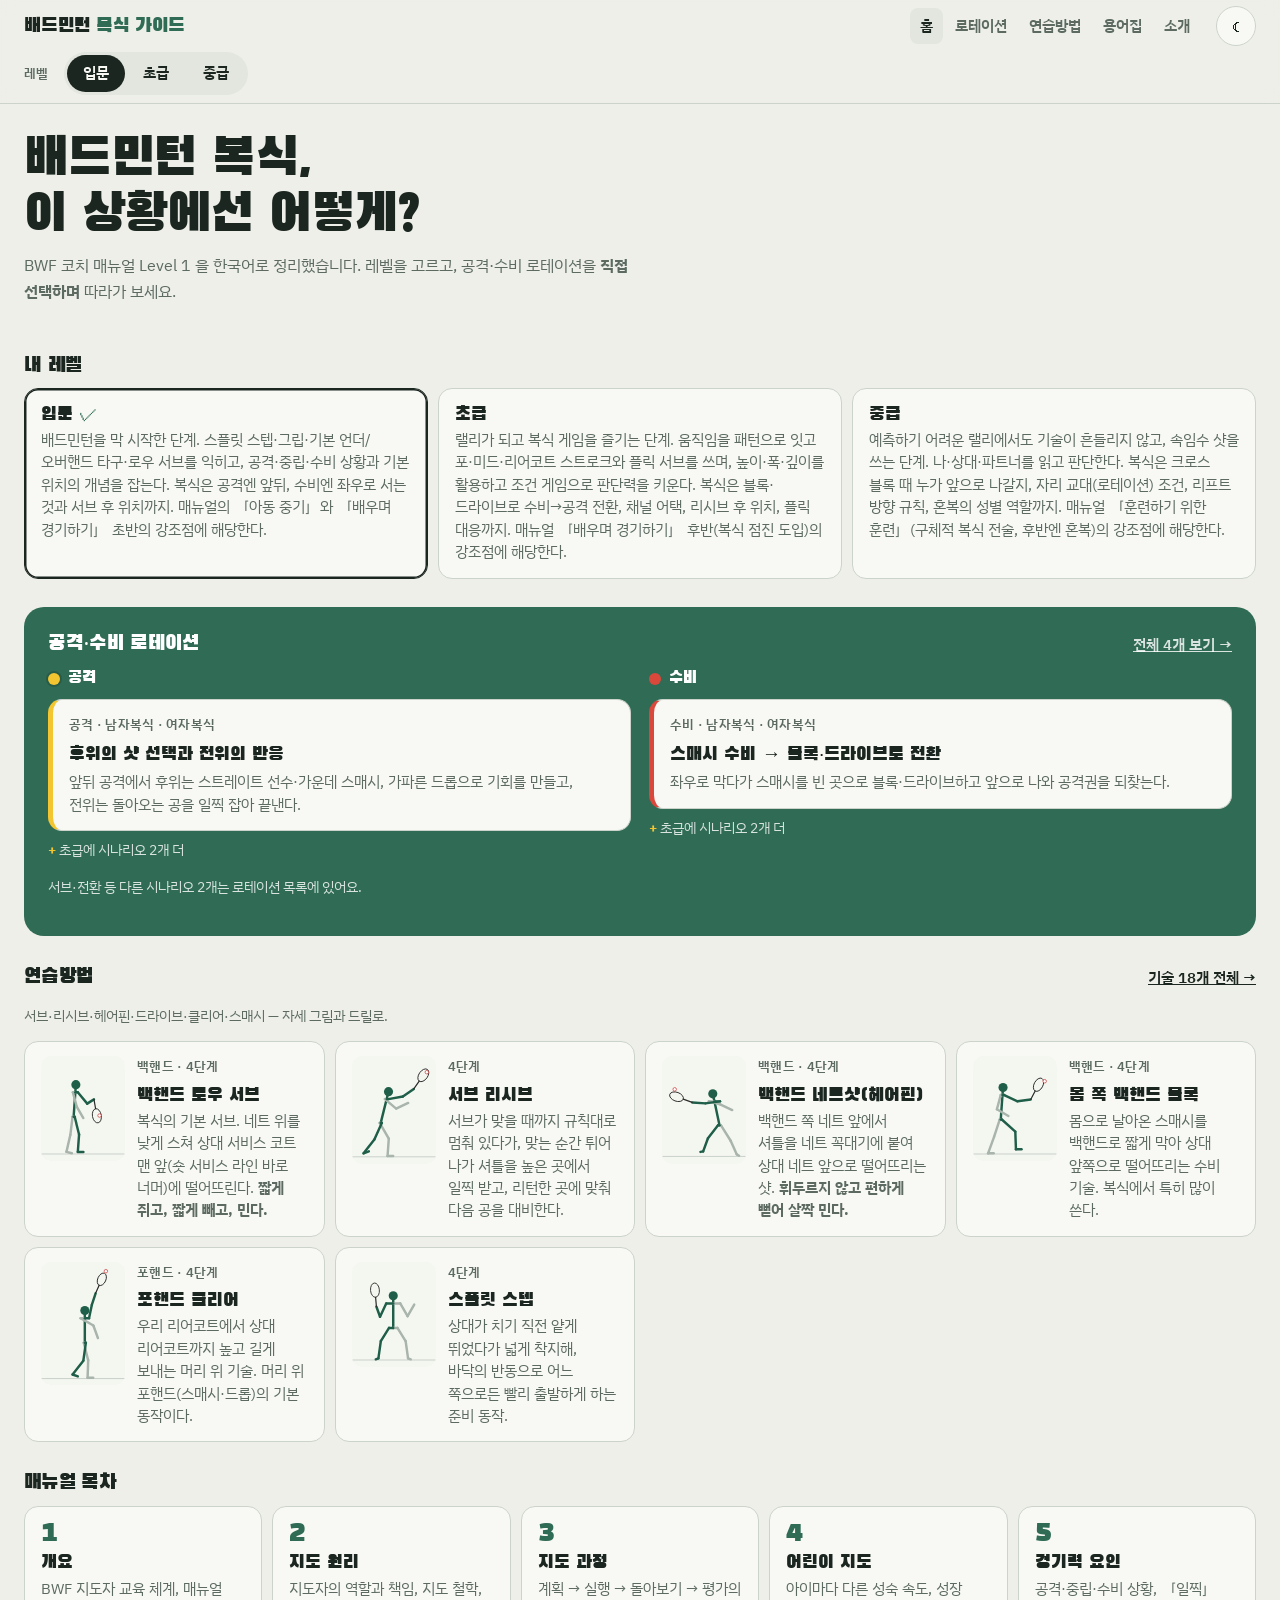
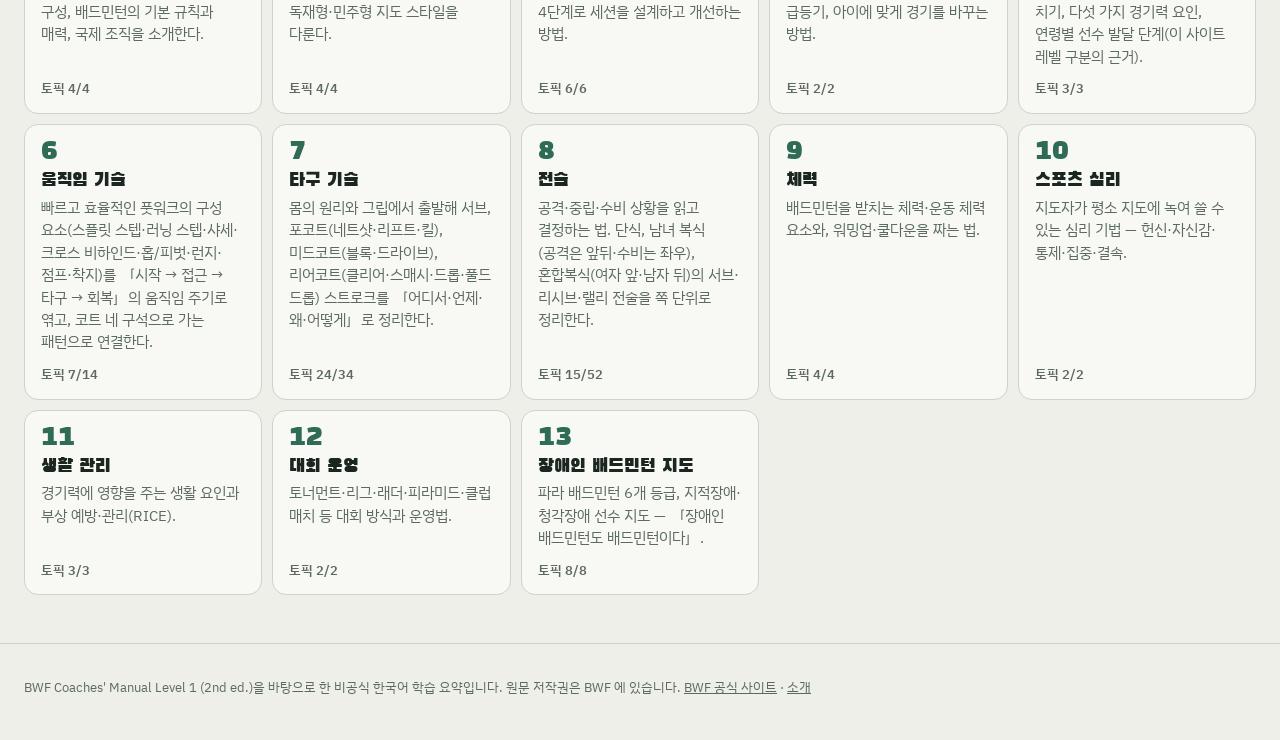
<file: docs/index.html>
<!DOCTYPE html>
<html lang="ko">
<head>
<meta charset="UTF-8">
<meta name="viewport" content="width=device-width, initial-scale=1, viewport-fit=cover">
<title>배드민턴 복식 가이드</title>
<meta name="description" content="BWF 코치 매뉴얼 Level 1 을 바탕으로 한 비공식 한국어 배드민턴 학습 가이드 — 레벨별 토픽과 선택형 공격·수비 로테이션.">
<meta name="color-scheme" content="light dark">
<link rel="icon" href="data:image/svg+xml,%3Csvg xmlns='http://www.w3.org/2000/svg' viewBox='0 0 32 32'%3E%3Crect width='32' height='32' rx='7' fill='%232F6B55'/%3E%3Ccircle cx='16' cy='20' r='5' fill='%23F2C531'/%3E%3Cpath d='M12 17 L16 5 L20 17' fill='none' stroke='%23fff' stroke-width='2'/%3E%3C/svg%3E">
<link rel="preconnect" href="https://fonts.googleapis.com">
<link rel="preconnect" href="https://fonts.gstatic.com" crossorigin>
<link href="https://fonts.googleapis.com/css2?family=Black+Han+Sans&family=IBM+Plex+Sans+KR:wght@400;500;600;700&display=swap" rel="stylesheet">
<link rel="stylesheet" href="assets/style.css">
<link rel="stylesheet" href="assets/practice.css">
<link rel="stylesheet" href="assets/mobile.css">
<script type="module" src="assets/app.js"></script>
</head>
<body>
<a class="skip" href="#view" onclick="event.preventDefault();document.getElementById('view').focus()">본문으로 건너뛰기</a>
<header class="site-header">
  <div class="bar">
    <a class="brand" href="#/" data-nav="home" data-base="#/">배드민턴 <span>복식 가이드</span></a>
    <nav class="site-nav" aria-label="주 메뉴">
      <a href="#/" data-nav="home" data-base="#/">홈</a>
      <a href="#/r" data-nav="r" data-base="#/r">로테이션</a>
      <a href="#/p" data-nav="p" data-base="#/p">연습방법</a>
      <a href="#/glossary" data-nav="glossary" data-base="#/glossary">용어집</a>
      <a href="#/about" data-nav="about" data-base="#/about">소개</a>
    </nav>
    <button type="button" id="theme-toggle" class="icon-btn" aria-label="화면 테마 바꾸기">☾</button>
  </div>
  <div class="level-row">
    <span class="level-label" id="level-label">레벨</span>
    <div class="segmented" id="level-bar" role="group" aria-labelledby="level-label"></div>
  </div>
</header>
<main id="view" tabindex="-1">
  <noscript><p>이 사이트는 자바스크립트가 필요합니다.</p></noscript>
</main>
<nav class="tabbar" aria-label="주 메뉴(하단)">
  <a href="#/" data-nav="home" data-base="#/"><svg viewBox="0 0 24 24" aria-hidden="true"><path d="M3 11 12 4l9 7v9h-6v-6H9v6H3z"/></svg><span>홈</span></a>
  <a href="#/r" data-nav="r" data-base="#/r"><svg viewBox="0 0 24 24" aria-hidden="true"><rect x="5" y="2.5" width="14" height="19" rx="1.5"/><path d="M5 12h14M12 2.5v5M12 16.5v5"/></svg><span>로테이션</span></a>
  <a href="#/p" data-nav="p" data-base="#/p"><svg viewBox="0 0 24 24" aria-hidden="true"><circle cx="10" cy="4.5" r="2"/><path d="M10 7v7l-3 7M10 14l3 7M10 9l-4 3M10 9l5-4 4-2"/></svg><span>연습방법</span></a>
  <a href="#/glossary" data-nav="glossary" data-base="#/glossary"><svg viewBox="0 0 24 24" aria-hidden="true"><path d="M5 3h11a3 3 0 0 1 3 3v15H8a3 3 0 0 1-3-3z"/><path d="M5 18a3 3 0 0 1 3-3h11"/></svg><span>용어집</span></a>
</nav>
<footer class="site-footer">
  <p>BWF Coaches' Manual Level 1 (2nd ed.)을 바탕으로 한 비공식 한국어 학습 요약입니다. 원문 저작권은 BWF 에 있습니다.
    <a href="https://corporate.bwfbadminton.com/" rel="noopener">BWF 공식 사이트</a> · <a href="#/about" data-nav="about" data-base="#/about">소개</a></p>
</footer>
</body>
</html>
</file>
<file: docs/assets/style.css>
/* 배드민턴 복식 가이드 — 초안(draft_rotation.html)의 시각 정체성을 잇는다:
   초록 매트 코트, 우리 팀 노랑 / 상대 빨강, IBM Plex Sans KR + Black Han Sans. 모바일 우선. */

:root {
  --paper: #EDEFE8; --panel: #F8F9F5; --ink: #1C2621; --muted: #5C6A62; --rule: #CCD3CB;
  --mat: #2F6B55; --mat-deep: #245746; --line: #F4F6F0;
  --a: #F2C531; --a-ink: #2A2306; --b: #D9483B; --b-ink: #FFFFFF;
  --focus: #1D5FD1; --chip: #E2E6DE; --chip-on: #1C2621; --chip-on-ink: #F8F9F5;
  --good: #2E7D4F; --good-bg: #DDF0E3; --ok: #8A6A00; --ok-bg: #FBF0C8; --risky: #B3362B; --risky-bg: #F9DEDA;
  --gutter: 16px; --radius: 14px;
}
@media (prefers-color-scheme: dark) {
  :root:not([data-theme="light"]) {
    --paper: #18201C; --panel: #202A25; --ink: #E5EAE5; --muted: #9AA79F; --rule: #34413A;
    --mat: #2B624E; --mat-deep: #204B3C; --focus: #7FB0FF; --chip: #2A3530; --chip-on: #E5EAE5; --chip-on-ink: #18201C;
    --good: #7BD69B; --good-bg: #1F3A2A; --ok: #F0CF63; --ok-bg: #3A3418; --risky: #FF8A7E; --risky-bg: #45221F;
  }
}
:root[data-theme="dark"] {
  --paper: #18201C; --panel: #202A25; --ink: #E5EAE5; --muted: #9AA79F; --rule: #34413A;
  --mat: #2B624E; --mat-deep: #204B3C; --focus: #7FB0FF; --chip: #2A3530; --chip-on: #E5EAE5; --chip-on-ink: #18201C;
  --good: #7BD69B; --good-bg: #1F3A2A; --ok: #F0CF63; --ok-bg: #3A3418; --risky: #FF8A7E; --risky-bg: #45221F;
}

*, *::before, *::after { box-sizing: border-box; }
html { -webkit-text-size-adjust: 100%; }
body {
  margin: 0; background: var(--paper); color: var(--ink);
  font-family: "IBM Plex Sans KR", "Apple SD Gothic Neo", "Malgun Gothic", "Noto Sans KR", sans-serif;
  font-size: 16px; line-height: 1.65; -webkit-font-smoothing: antialiased;
  word-break: keep-all; overflow-wrap: break-word; overflow-x: hidden;
}
h1, h2, h3 { font-family: "Black Han Sans", "IBM Plex Sans KR", "Malgun Gothic", sans-serif; font-weight: 400; letter-spacing: -.01em; margin: 0; line-height: 1.2; }
h1 { font-size: clamp(26px, 6vw, 40px); }
h2 { font-size: 21px; }
h3 { font-size: 17px; }
a { color: inherit; }
button { font: inherit; color: inherit; touch-action: manipulation; -webkit-tap-highlight-color: transparent; }
:focus-visible { outline: 3px solid var(--focus); outline-offset: 2px; border-radius: 6px; }
.sr-only { position: absolute; width: 1px; height: 1px; overflow: hidden; clip: rect(0 0 0 0); white-space: nowrap; }
.skip { position: absolute; left: -999px; top: 8px; background: var(--ink); color: var(--paper); padding: 8px 12px; border-radius: 8px; z-index: 50; }
.skip:focus { left: 8px; }
.muted { color: var(--muted); }
.small { font-size: 14px; }
.eyebrow { margin: 0 0 4px; font-size: 13px; font-weight: 600; color: var(--muted); letter-spacing: .02em; }
.lede { color: var(--muted); margin: 8px 0 0; max-width: 62ch; }
.src { font-size: 13px; color: var(--muted); margin: 14px 0 0; }
.loading { padding: 40px var(--gutter); color: var(--muted); }

/* ── 헤더 */
.site-header { position: relative; z-index: 30; background: color-mix(in srgb, var(--paper) 92%, transparent);
  backdrop-filter: blur(8px); -webkit-backdrop-filter: blur(8px); border-bottom: 1px solid var(--rule);
  padding-top: env(safe-area-inset-top, 0px); }
.bar, .level-row { max-width: 1280px; margin: 0 auto; padding: 0 var(--gutter); display: flex; align-items: center; gap: 8px 16px; }
.bar { min-height: 52px; flex-wrap: wrap; }
.brand { font-family: "Black Han Sans", sans-serif; font-size: 20px; text-decoration: none; white-space: nowrap; }
.brand span { color: var(--mat); }
.site-nav { order: 3; flex: 1 0 100%; display: flex; gap: 2px; margin: 0 0 4px -10px; overflow-x: auto; scrollbar-width: none; }
.site-nav a { padding: 6px 10px; border-radius: 8px; text-decoration: none; font-weight: 600; font-size: 15px; white-space: nowrap; color: var(--muted); }
.site-nav a[aria-current="page"] { color: var(--ink); background: var(--chip); }
.icon-btn { margin-left: auto; border: 1.5px solid var(--rule); background: var(--panel); width: 40px; height: 40px; border-radius: 50%; cursor: pointer; flex: 0 0 auto; }
.level-row { padding-bottom: 8px; }
.level-label { font-size: 13px; color: var(--muted); font-weight: 600; }
.segmented { display: inline-flex; background: var(--chip); border-radius: 999px; padding: 3px; gap: 2px; }
.seg { border: 0; background: none; padding: 6px 16px; border-radius: 999px; cursor: pointer; font-weight: 600; font-size: 15px; min-height: 36px; }
.seg[aria-pressed="true"] { background: var(--chip-on); color: var(--chip-on-ink); }

main#view { max-width: 1280px; margin: 0 auto; padding: 20px var(--gutter) 48px; outline: none; }
.site-footer { max-width: 1280px; margin: 0 auto; padding: 20px var(--gutter) calc(28px + env(safe-area-inset-bottom, 0px)); border-top: 1px solid var(--rule); font-size: 13px; color: var(--muted); }

/* ── 공통 부품 */
.btn { display: inline-flex; align-items: center; justify-content: center; gap: 6px; min-height: 44px; padding: 0 18px;
  border-radius: 999px; border: 1.5px solid var(--rule); background: var(--panel); font-weight: 600; text-decoration: none; cursor: pointer; }
.btn:hover { border-color: var(--ink); }
.btn.primary { background: var(--ink); color: var(--paper); border-color: var(--ink); }
.cbtn { border: 1.5px solid var(--rule); background: var(--panel); padding: 6px 14px; border-radius: 999px; cursor: pointer; font-weight: 600; font-size: 14px; }
.card { display: flex; flex-direction: column; gap: 4px; padding: 14px 16px; background: var(--panel); border: 1px solid var(--rule);
  border-radius: var(--radius); text-decoration: none; height: 100%; transition: border-color .15s, transform .15s; }
a.card:hover { border-color: var(--ink); }
.card-title { font-family: "Black Han Sans", sans-serif; font-size: 19px; line-height: 1.25; }
.card-text { color: var(--muted); font-size: 14.5px; line-height: 1.55; }
.cards { list-style: none; margin: 10px 0 0; padding: 0; display: grid; gap: 10px; }
.cards.grid { grid-template-columns: repeat(auto-fill, minmax(260px, 1fr)); }
.more { font-size: 13.5px; color: var(--muted); margin: 8px 0 0; }
.more::before { content: "+ "; font-weight: 700; color: var(--mat); }
.lvchips { display: inline-flex; gap: 4px; flex-wrap: wrap; }
.lvchip { font-size: 12px; font-weight: 700; padding: 1px 8px; border-radius: 999px; background: var(--chip); color: var(--muted); white-space: nowrap; }
.chip { display: inline-flex; gap: 6px; align-items: baseline; padding: 4px 12px; border-radius: 999px; background: var(--chip); text-decoration: none; font-weight: 600; margin: 0 6px 6px 0; }
.chip .en, .en { font-size: 12.5px; font-weight: 400; color: var(--muted); }
.notice, .pv-notice { background: var(--ok-bg); border-radius: 10px; padding: 10px 14px; margin: 12px 0 0; font-size: 14.5px; }
.crumbs { font-size: 14px; color: var(--muted); margin-bottom: 10px; }
.crumbs a { text-decoration: none; font-weight: 600; }
.page-head { margin-bottom: 20px; }
.cat-h { display: flex; align-items: center; gap: 8px; }
.cat-h::before { content: ""; width: 12px; height: 12px; border-radius: 50%; background: var(--mat); }
.cat-h.cat-attack::before { background: var(--a); box-shadow: 0 0 0 2px rgba(0,0,0,.15); }
.cat-h.cat-defense::before { background: var(--b); }

/* ── 홈 */
.hero { padding: 8px 0 20px; }
.hero h1 { font-size: clamp(30px, 8vw, 52px); line-height: 1.08; }
section + section { margin-top: 28px; }
.level-cards { display: grid; gap: 10px; margin-top: 10px; grid-template-columns: 1fr; }
.level-card { text-align: left; display: flex; flex-direction: column; gap: 2px; padding: 14px 16px; border-radius: var(--radius);
  border: 1.5px solid var(--rule); background: var(--panel); cursor: pointer; }
.level-card.on { border-color: var(--ink); box-shadow: inset 0 0 0 1.5px var(--ink); }
.level-card.on .card-title::after { content: " ✓"; color: var(--mat); }
.section-head { display: flex; justify-content: space-between; align-items: baseline; gap: 12px; flex-wrap: wrap; }
.section-head a { font-weight: 600; font-size: 14.5px; }
.feature { background: var(--mat); color: #fff; margin-left: calc(-1 * var(--gutter)); margin-right: calc(-1 * var(--gutter));
  padding: 20px var(--gutter) 22px; }
.feature .muted, .feature .more, .feature .section-head a { color: rgba(255,255,255,.82); }
.feature .more::before { color: var(--a); }
.feature .card { color: var(--ink); }
.two-col { display: grid; gap: 18px; margin-top: 12px; }
.two-col .cat-h { color: #fff; }
.sc-card.cat-attack { border-left: 5px solid var(--a); }
.sc-card.cat-defense { border-left: 5px solid var(--b); }
.modules { list-style: none; padding: 0; margin: 10px 0 0; display: grid; gap: 10px; grid-template-columns: repeat(auto-fill, minmax(150px, 1fr)); }
.mod-card { position: relative; padding-top: 12px; }
.mod-no { font-family: "Black Han Sans", sans-serif; font-size: 28px; color: var(--mat); line-height: 1; }
.mod-card .meta { margin-top: auto; padding-top: 6px; font-size: 12.5px; font-weight: 600; color: var(--muted); }

/* ── 모듈·토픽 */
.msection { background: var(--panel); border: 1px solid var(--rule); border-radius: var(--radius); padding: 16px; }
.msection + .msection { margin-top: 12px; }
.topic-list { list-style: none; margin: 8px 0 0; padding: 0; }
.topic-list li + li { border-top: 1px solid var(--rule); }
.topic-list a { display: flex; justify-content: space-between; align-items: center; gap: 10px; padding: 10px 2px; text-decoration: none; font-weight: 600; }
.meta-line { margin: 8px 0 0; display: flex; gap: 8px; align-items: center; flex-wrap: wrap; }
.topic-grid { display: grid; gap: 12px; }
.tblock { background: var(--panel); border: 1px solid var(--rule); border-radius: var(--radius); padding: 16px; }
.tblock ul { margin: 8px 0 0; padding-left: 1.2em; }
.tblock li { margin-bottom: 4px; }
.tblock.what { border-top: 4px solid var(--mat); }
.tblock.how { border-top: 4px solid var(--a); }
.tblock.keys { border-top: 4px solid var(--b); }
.tblock.rots .cards { grid-template-columns: repeat(auto-fill, minmax(240px, 1fr)); }
section.tblock + section.tblock, .topic-grid + .tblock { margin-top: 12px; }
.term-chips { margin: 8px 0 0; }
.notice-box { border-left: 5px solid var(--mat); }
.lv-desc dt { font-weight: 700; margin-top: 8px; }
.lv-desc dd { margin: 0; color: var(--muted); }

/* ── 용어집 */
.search input { width: 100%; max-width: 420px; margin-top: 12px; font: inherit; padding: 10px 14px; border-radius: 12px;
  border: 1.5px solid var(--rule); background: var(--panel); color: var(--ink); min-height: 46px; }
.glossary { margin: 0; display: grid; gap: 8px; }
.term { background: var(--panel); border: 1px solid var(--rule); border-radius: 12px; padding: 12px 16px; scroll-margin-top: 120px; }
.term.focus { border-color: var(--mat); box-shadow: 0 0 0 2px var(--mat); }
.term dt { font-weight: 700; font-size: 17px; }
.term .aka { font-size: 13px; color: var(--muted); font-weight: 400; }
.term dd { margin: 4px 0 0; }
.term .src { margin: 0; }

.empty { padding: 32px 0; max-width: 60ch; }

/* ── 로테이션 플레이어 */
.pv { display: grid; gap: 14px; grid-template-columns: minmax(0, 1fr);
  grid-template-areas: "head" "path" "stage" "info"; }
.pv-head { grid-area: head; }
.pv-head h1 { font-size: clamp(24px, 6vw, 34px); }
.pv-head .lede { margin-top: 4px; font-size: 15px; }
.back { display: inline-block; font-size: 14px; font-weight: 600; text-decoration: none; color: var(--muted); margin-bottom: 6px; }
.pv-path { grid-area: path; min-width: 0; }
.pv-path h2 { font-size: 15px; font-family: inherit; font-weight: 700; color: var(--muted); }
.pv-path ol { list-style: none; margin: 6px 0 0; padding: 0 0 4px; display: flex; gap: 6px; overflow-x: auto; scrollbar-width: thin; }
.pv-path li { flex: 0 0 auto; display: flex; flex-direction: column; gap: 2px; max-width: 220px; padding: 6px 10px;
  border-radius: 10px; background: var(--panel); border: 1px solid var(--rule); font-size: 13.5px; line-height: 1.35; }
.crumb { font-weight: 600; text-decoration: none; }
a.crumb { color: var(--focus); text-decoration: underline; text-underline-offset: 2px; }
.crumb[aria-current] { color: var(--ink); }
.pv-path li:has([aria-current]) { border-color: var(--ink); }
.picked { font-size: 12.5px; color: var(--muted); }
.picked.q-good { color: var(--good); } .picked.q-ok { color: var(--ok); } .picked.q-risky { color: var(--risky); }
.pv-path .hint { display: none; font-size: 13px; color: var(--muted); margin: 10px 0 0; }

.pv-stage { grid-area: stage; display: flex; flex-direction: column; align-items: center; gap: 8px; min-width: 0; }
.court-host { width: 100%; display: flex; justify-content: center; }
svg.court { display: block; width: auto; max-width: 100%; height: min(58svh, 560px); }
@supports not (height: 1svh) { svg.court { height: min(58vh, 560px); } }
.player .body { stroke: rgba(0,0,0,.35); stroke-width: 3; }
.player .ring { fill: none; stroke: #fff; stroke-width: 4; opacity: 0; transition: opacity .3s; }
.player.hl .ring { opacity: 1; }
.player .sub { font-size: 21px; fill: #fff; paint-order: stroke; stroke: rgba(0,0,0,.65); stroke-width: 5px; stroke-linejoin: round; }
.sec-summary { margin: 6px 0 0; color: var(--muted); }
.player text { font-family: "IBM Plex Sans KR", "Malgun Gothic", sans-serif; font-weight: 700; font-size: 25px; text-anchor: middle; dominant-baseline: central; }
.pbody { transform: scale(1.2); }
.ghost { fill: none; stroke: rgba(255,255,255,.55); stroke-width: 2.5; stroke-dasharray: 6 6; }
.move { stroke: rgba(255,255,255,.55); stroke-width: 2.5; fill: none; }
.zone rect { fill: rgba(255,255,255,.10); stroke: rgba(255,255,255,.45); stroke-width: 2; stroke-dasharray: 10 8; }
.zone-A rect { fill: rgba(242,197,49,.14); stroke: rgba(242,197,49,.7); }
.zone-B rect { fill: rgba(217,72,59,.14); stroke: rgba(255,140,128,.7); }
.zone text { fill: #fff; font-size: 22px; font-weight: 600; font-family: "IBM Plex Sans KR", sans-serif; text-anchor: middle; opacity: .92; }
.sidelabel { font-family: "IBM Plex Sans KR", sans-serif; font-size: 21px; font-weight: 600; fill: rgba(255,255,255,.75); text-anchor: middle; }
.stage-tools { display: flex; gap: 10px; align-items: center; }
.mix-note { font-size: 13px; color: var(--muted); }
.shot-legend { display: flex; flex-wrap: wrap; justify-content: center; gap: 4px 14px; font-size: 12px; color: var(--muted); }
.shot-legend svg { vertical-align: middle; margin-right: 4px; }

.pv-info { grid-area: info; background: var(--panel); border: 1px solid var(--rule); border-radius: var(--radius); padding: 16px; min-width: 0; }
.pv-info h2 { font-size: 22px; outline: none; }
.explain { margin: 8px 0 0; }
.ask { margin: 16px 0 8px; font-size: 16px; font-family: inherit; font-weight: 700; }
.choices { display: grid; gap: 8px; }
.choice { display: flex; justify-content: space-between; align-items: center; gap: 10px; text-align: left; min-height: 50px;
  padding: 10px 14px; border-radius: 12px; border: 1.5px solid var(--rule); background: var(--paper); cursor: pointer; font-weight: 600; }
.choice:hover { border-color: var(--ink); }
.choice[aria-pressed="true"] { border-color: var(--ink); background: var(--chip-on); color: var(--chip-on-ink); }
.choice.tried:not([aria-pressed="true"]) { border-style: dashed; }
.qchip { font-size: 12px; font-weight: 700; padding: 1px 8px; border-radius: 999px; white-space: nowrap; }
.qchip.q-good, .verdict.q-good { background: var(--good-bg); color: var(--good); }
.qchip.q-ok, .verdict.q-ok { background: var(--ok-bg); color: var(--ok); }
.qchip.q-risky, .verdict.q-risky { background: var(--risky-bg); color: var(--risky); }
.verdict { margin-top: 12px; border-radius: 12px; padding: 12px 14px; animation: rise .25s ease-out; }
.qbadge { margin: 0; font-weight: 700; font-size: 15px; }
.qbadge::before { margin-right: 6px; }
.q-good .qbadge::before { content: "●"; } .q-ok .qbadge::before { content: "◐"; } .q-risky .qbadge::before { content: "▲"; }
.why { margin: 4px 0 10px; color: var(--ink); }
.actions { display: flex; flex-wrap: wrap; gap: 8px; margin-top: 14px; align-items: center; }
.result { margin-top: 14px; border-radius: 12px; padding: 12px 14px; background: var(--chip); }
.result p { margin: 4px 0 0; }
.rbadge { margin: 0 !important; font-family: "Black Han Sans", sans-serif; font-size: 22px; }
.r-attack_gained, .r-point_won { background: var(--good-bg); }
.r-attack_gained .rbadge, .r-point_won .rbadge { color: var(--good); }
.r-point_lost { background: var(--risky-bg); }
.r-point_lost .rbadge { color: var(--risky); }
.r-defense_held { background: var(--ok-bg); }
.r-defense_held .rbadge { color: var(--ok); }
@keyframes rise { from { opacity: 0; transform: translateY(6px); } to { opacity: 1; transform: none; } }

/* ── 넓은 화면 */
@media (min-width: 720px) {
  :root { --gutter: 24px; }
  .site-header { position: sticky; top: 0; }
  .site-nav { order: 0; flex: 0 1 auto; margin: 0 0 0 auto; }
  .icon-btn { margin-left: 0; }
  .level-cards { grid-template-columns: repeat(3, 1fr); }
  .two-col { grid-template-columns: 1fr 1fr; }
  .modules { grid-template-columns: repeat(auto-fill, minmax(230px, 1fr)); }
  .feature { border-radius: 20px; margin-left: 0; margin-right: 0; padding: 24px; }
  .topic-grid { grid-template-columns: repeat(auto-fit, minmax(260px, 1fr)); }
}
@media (min-width: 1100px) {
  .pv { grid-template-columns: 240px minmax(0, 1fr) 380px; grid-template-areas: "head head head" "path stage info"; align-items: start; column-gap: 24px; }
  .pv-path, .pv-info { position: sticky; top: 120px; }
  .pv-path ol { flex-direction: column; overflow: visible; }
  .pv-path li { max-width: none; }
  .pv-path .hint { display: block; }
  svg.court { height: min(60vh, 820px); }
}
@media (prefers-reduced-motion: reduce) {
  *, *::before, *::after { animation: none !important; transition: none !important; scroll-behavior: auto !important; }
}
</file>
<file: docs/assets/practice.css>
/* 연습방법 탭 — 자세 그림(pose.js)·드릴 배치도(diagram.js). 토큰은 style.css :root 를 쓴다. */
:root { --pz-near: #1F5F4A; --pz-far: #A8B4AC; --pz-bg: #F4F6F0; --pz-racket: #2B2B2B; --pz-floor: #B9C2BA; }
@media (prefers-color-scheme: dark) {
  :root:not([data-theme="light"]) { --pz-near: #8FD1B5; --pz-far: #4E5D55; --pz-bg: #1B2420; --pz-racket: #E5EAE5; --pz-floor: #3C4943; }
}
:root[data-theme="dark"] { --pz-near: #8FD1B5; --pz-far: #4E5D55; --pz-bg: #1B2420; --pz-racket: #E5EAE5; --pz-floor: #3C4943; }

.pose-svg { display: block; width: 100%; height: auto; background: var(--pz-bg); border-radius: 10px; }
.pz-floor { stroke: var(--pz-floor); stroke-width: 2; }
.pz-bone { stroke-width: 7; stroke-linecap: round; }
.pz-near { stroke: var(--pz-near); }
.pz-far { stroke: var(--pz-far); }
.pz-head { fill: var(--pz-near); }
.pz-handle { stroke: var(--pz-racket); stroke-width: 3.5; stroke-linecap: round; }
.pz-head-r { fill: none; stroke: var(--pz-racket); stroke-width: 2.5; }
.pz-shuttle { fill: #fff; stroke: #C33; stroke-width: 2; }
.pz-air { font-size: 11px; fill: var(--muted); font-weight: 700; }
.pz-arrow { stroke-width: 2.5; fill: none; }
.pz-move { stroke: #2F7FB8; stroke-dasharray: 5 4; } .pz-move-fill { fill: #2F7FB8; } .pz-move-t { fill: #2F7FB8; }
.pz-swing { stroke: #D9483B; } .pz-swing-fill { fill: #D9483B; } .pz-swing-t { fill: #D9483B; }
.pz-rotate { stroke: #C98A00; stroke-dasharray: 2 4; stroke-linecap: round; } .pz-rotate-fill { fill: #C98A00; } .pz-rotate-t { fill: #C98A00; }
.pz-force { stroke: #6B3FA0; stroke-width: 4; } .pz-force-fill { fill: #6B3FA0; } .pz-force-t { fill: #6B3FA0; }
.pz-alabel { dominant-baseline: central; font-size: 10px; font-weight: 700; paint-order: stroke; stroke: var(--pz-bg); stroke-width: 3px; }
.pz-dot { fill: var(--a); stroke: #000; stroke-width: 1.2; }
.pz-leader { stroke: var(--ink); stroke-width: 1; opacity: .6; }
.pz-box { fill: var(--panel); stroke: var(--ink); stroke-width: .8; opacity: .95; }
.pz-ctext { font-size: 11px; fill: var(--ink); dominant-baseline: central; font-weight: 600; }

/* 목록 카드 */
.skill-grid { grid-template-columns: repeat(auto-fill, minmax(min(100%, 280px), 1fr)); }
.skill-card { flex-direction: row; align-items: stretch; gap: 12px; }
.skill-card .pose-thumb { flex: 0 0 84px; }
.skill-body { display: flex; flex-direction: column; gap: 2px; min-width: 0; }
.pose-thumb { display: block; }
.pose-thumb.small { width: 54px; }

/* 상세 */
.ww { display: grid; gap: 10px; grid-template-columns: repeat(auto-fit, minmax(min(100%, 220px), 1fr)); margin-bottom: 20px; }
.ww .tblock p { margin: 6px 0 0; }
.pose-sec { background: var(--panel); border: 1px solid var(--rule); border-radius: var(--radius); padding: 16px; }
.pose-tools { display: flex; gap: 12px; align-items: center; flex-wrap: wrap; }
.lefty { font-size: 14px; display: inline-flex; gap: 6px; align-items: center; cursor: pointer; }
.lefty input { width: 18px; height: 18px; }
.pose-layout { display: grid; gap: 14px; margin-top: 12px; }
.pose-stage { max-width: 360px; width: 100%; margin: 0 auto; }
.phase-strip { list-style: none; margin: 0; padding: 0; display: flex; gap: 8px; overflow-x: auto; padding-bottom: 4px; }
.phase-strip li { flex: 0 0 auto; }
.phase-btn { display: flex; flex-direction: column; align-items: center; gap: 4px; width: 92px; padding: 6px; border-radius: 10px;
  border: 1.5px solid var(--rule); background: var(--paper); cursor: pointer; font-size: 13px; font-weight: 600; line-height: 1.3; }
.phase-btn .pose-thumb { width: 76px; }
.phase-btn[aria-pressed="true"] { border-color: var(--ink); box-shadow: inset 0 0 0 1.5px var(--ink); }
.cues { margin-top: 10px; }
.cues h3 { font-size: 18px; }
.cues ul { margin: 6px 0 0; padding-left: 1.2em; }
.cues li { margin-bottom: 3px; }

.drills-sec { margin-top: 24px; }
.drills { list-style: none; padding: 0; margin: 10px 0 0; display: grid; gap: 12px; }
.drill { background: var(--panel); border: 1px solid var(--rule); border-radius: var(--radius); padding: 14px 16px; }
.drill-head { display: flex; align-items: center; gap: 10px; flex-wrap: wrap; }
.drill-head h3 { font-size: 18px; flex: 1 1 200px; }
.drill-no { flex: 0 0 auto; width: 30px; height: 30px; border-radius: 50%; background: var(--mat); color: #fff; display: grid; place-items: center; font-weight: 700; }
.drill-grid { display: grid; gap: 12px; margin-top: 8px; }
.drill-text p { margin: 6px 0 0; }
.steps, .success { margin: 6px 0 0; padding-left: 1.3em; }
.success li::marker { content: "✓ "; color: var(--good); }
.reps { color: var(--muted); }
.pose-ref { display: inline-flex; align-items: center; gap: 8px; margin-top: 10px; padding: 4px 10px 4px 4px; border-radius: 10px;
  border: 1.5px solid var(--rule); background: var(--paper); cursor: pointer; font-weight: 600; font-size: 14px; }
.drill-diagram { margin: 0; }
.dg-host { display: flex; justify-content: center; }
svg.court.diagram { height: auto; width: 100%; max-width: 340px; max-height: 60svh; }
.drill-diagram figcaption { display: flex; flex-wrap: wrap; gap: 4px 12px; justify-content: center; font-size: 13px; margin-top: 6px; }
.dg-role i { display: inline-block; width: 12px; height: 12px; border-radius: 50%; margin-right: 4px; vertical-align: -1px; border: 1px solid rgba(0,0,0,.3); }
.dg-badge { fill: #1C2621; stroke: #fff; stroke-width: 2.5; }
.dg-badge-t { fill: #fff; font: 700 20px "IBM Plex Sans KR", sans-serif; text-anchor: middle; dominant-baseline: central; }
.dg-note { fill: #fff; font: 600 22px "IBM Plex Sans KR", sans-serif; text-anchor: middle; paint-order: stroke; stroke: rgba(0,0,0,.45); stroke-width: 4px; }
.tips-grid { margin-top: 20px; }
.tblock.keys-ok { border-top: 4px solid var(--mat); }
.errors dt { font-weight: 700; margin-top: 8px; }
.errors dd { margin: 2px 0 0; color: var(--muted); }

@media (min-width: 900px) {
  .pose-layout { grid-template-columns: minmax(280px, 380px) 1fr; align-items: start; }
  .phase-strip { flex-wrap: wrap; }
  .drill-grid { grid-template-columns: 1fr minmax(240px, 320px); }
}
/* 그리드 자식이 내용 폭(가로 스크롤 띠)만큼 늘어나 페이지를 밀지 않게 */
.pose-layout > *, .drill-grid > *, .pose-side { min-width: 0; }
/* 자세 무대: 발·바닥선까지 전신이 한 화면에 — 높이를 화면 기준으로 제한하고 폭은 비율로 */
.pose-stage { max-width: none; display: flex; justify-content: center; }
.pose-stage .pose-svg { width: auto; max-width: 100%; height: min(55vh, 520px); }
@supports (height: 1svh) { .pose-stage .pose-svg { height: min(55svh, 520px); } }
/* 넓은 화면은 헤더가 고정되므로 드릴의 「자세: …」로 이동할 때 무대가 헤더에 가리지 않게 */
@media (min-width: 720px) { .pose-sec { scroll-margin-top: 112px; } }
.pz-shadow { fill: var(--pz-floor); opacity: .7; }
.pz-air { font-size: 13px; fill: var(--pz-near); }
/* 배치도는 코트 일부를 작게 보여 주므로 글씨·번호를 로테이션 코트보다 키운다 */
.diagram .zone text { font-size: 30px; }
.diagram .dg-note { font-size: 30px; stroke-width: 5px; }
.diagram .dg-badge { r: 21px; }
.diagram .dg-badge-t { font-size: 25px; }
.pd-summary { margin: -12px 0 20px; }
</file>
<file: docs/assets/mobile.css>
/* 좁은 화면(< 720px) 최적화 — 넓은 화면 레이아웃은 style.css·practice.css 그대로.
   상단은 한 줄(제목 + 레벨), 메뉴는 하단 탭바, 로테이션 선택지는 탭바 위 고정 시트. */

.tabbar { display: none; }
.sheet-title { display: none; }
.v-choice, .more-hint { display: none; }

@media (max-width: 719.98px) {
  :root { --tabbar-h: 58px; --header-h: 56px; --sheet-base: 215px; }
  body { padding-bottom: calc(var(--tabbar-h) + env(safe-area-inset-bottom, 0px)); }
  main#view { padding-top: 12px; }

  /* ── 상단: 한 줄 */
  .site-header { position: sticky; top: 0; display: flex; align-items: center; gap: 8px;
    min-height: var(--header-h); padding: env(safe-area-inset-top, 0px) 12px 0; }
  .site-header .bar, .site-header .level-row { display: contents; }
  .site-nav, .level-label { display: none; }
  .brand { order: 0; font-size: 18px; min-width: 0; min-height: 44px; display: inline-flex; align-items: center; overflow: hidden; }
  .brand span { display: none; }
  .segmented { order: 1; margin-left: auto; padding: 3px; }
  .seg { min-height: 44px; padding: 0 12px; font-size: 16px; }
  .icon-btn { order: 2; margin-left: 0; width: 44px; height: 44px; }

  /* ── 하단 탭바 */
  .tabbar { display: grid; grid-template-columns: repeat(4, 1fr); position: fixed; left: 0; right: 0; bottom: 0; z-index: 40;
    background: var(--panel); border-top: 1px solid var(--rule); padding-bottom: env(safe-area-inset-bottom, 0px); }
  .tabbar a { position: relative; display: flex; flex-direction: column; align-items: center; justify-content: center; gap: 2px;
    min-height: var(--tabbar-h); text-decoration: none; font-size: 12px; font-weight: 600; color: var(--muted); }
  .tabbar svg { width: 24px; height: 24px; fill: none; stroke: currentColor; stroke-width: 1.8; stroke-linejoin: round; stroke-linecap: round; }
  .tabbar a[aria-current="page"] { color: var(--ink); }
  .tabbar a[aria-current="page"]::before { content: ""; position: absolute; top: 0; left: 28%; right: 28%; height: 3px; border-radius: 0 0 3px 3px; background: var(--mat); }
  .site-footer { padding-bottom: 24px; }
  .site-footer a { display: inline-block; padding: 10px 0; }

  /* ── 공통 터치 대상 ≥ 44px */
  .cbtn, .btn { min-height: 44px; }
  .cbtn.small { padding: 0 16px; font-size: 15px; }
  .chip { min-height: 44px; align-items: center; }
  .crumbs a, .section-head a { display: inline-block; padding: 11px 0; }
  .topic-list a { min-height: 48px; }
  .search input { font-size: 16px; }
  /* 홈 레벨 카드: 레벨은 상단에서도 바꿀 수 있으므로 설명을 두 줄로 접어 아래 로테이션·연습방법을 빨리 보이게 */
  .level-card .card-text { display: -webkit-box; -webkit-line-clamp: 2; -webkit-box-orient: vertical; overflow: hidden; }

  /* ── 로테이션 플레이어 */
  .pv { gap: 8px; padding-bottom: calc(var(--sheet-h, 0px) + 8px); }
  .pv .back, .pv-head .eyebrow, .pv-head .lede { display: none; }
  .pv-head h1 { font-size: 22px; }
  .pv-head .eyebrow { margin-bottom: 2px; }
  /* 플레이 중에는 분류·요약을 숨겨(요약은 로테이션 목록 카드에 있다) 코트를 위로, 시트를 크게 */
  .pv-path h2, .pv-path .hint, .pv-path .picked { display: none; }
  .pv-path ol { margin: 0; gap: 6px; scrollbar-width: none; }
  .pv-path li { flex-direction: row; align-items: stretch; min-height: 44px; max-width: 200px; padding: 0; }
  /* 링크가 칩 상자 전체를 채워 위아래 여백을 눌러도 이동하게(터치 대상 44px) */
  .pv-path .crumb { display: block; line-height: 44px; min-height: 44px; padding: 0 12px; max-width: 100%; }
  .pv-path li:has(.q-good) { border-left: 4px solid var(--good); }
  .pv-path li:has(.q-ok) { border-left: 4px solid var(--ok); }
  .pv-path li:has(.q-risky) { border-left: 4px solid var(--risky); }
  .crumb { white-space: nowrap; overflow: hidden; text-overflow: ellipsis; font-size: 14px; }
  .pv-stage { scroll-margin-top: calc(var(--header-h) + 4px); }
  /* 코트 + 상황 제목 + 선택지가 첫 화면에: 화면 높이에서 상단·탭바·시트(기본 높이)·머리글을 뺀 만큼, 최대 43svh.
     판정을 펼쳐 시트가 커질 때는 코트를 줄이지 않고 시트가 코트 위로 올라온다. */
  svg.court { height: max(200px, min(43svh, calc(100svh - var(--header-h) - var(--tabbar-h) - var(--sheet-base) - 170px))); }
  @supports not (height: 1svh) { svg.court { height: max(200px, min(43vh, calc(100vh - var(--header-h) - var(--tabbar-h) - var(--sheet-base) - 170px))); } }
  .pv-info { padding: 14px; }
  .pv-sheet { position: fixed; left: 0; right: 0; z-index: 35; bottom: calc(var(--tabbar-h) + env(safe-area-inset-bottom, 0px));
    max-height: 62svh; overflow-y: auto; overscroll-behavior: contain; background: var(--panel);
    border-top: 1px solid var(--rule); border-radius: 16px 16px 0 0; box-shadow: 0 -6px 20px rgba(0, 0, 0, .14); padding: 10px 16px 12px; }
  .sheet-title { display: block; margin: 0 0 8px; font-weight: 700; font-size: 16px; line-height: 1.35; }
  .sheet-title span { color: var(--muted); font-size: 13px; margin-right: 4px; }
  .pv-sheet .ask, .pv-sheet > .muted.small, .pv-sheet .choices + .muted.small { display: none; }
  .pv-sheet .choices { gap: 6px; }
  .pv-sheet .choice { min-height: 48px; padding: 8px 14px; font-size: 16px; }
  .pv-sheet .more { margin-top: 6px; }
  .pv-sheet .verdict { margin-top: 8px; padding: 10px 12px; }
  /* 판정을 펼치면 고른 선택지 하나만 남긴다(다시 고르기로 되돌림) — 시트가 코트를 덮지 않게 */
  /* 판정을 펼치면 선택지 목록은 접고, 고른 선택은 판정 머리글에 붙인다 — 남는 높이를 이유(why)에 */
  .pv-sheet .choices.decided, .pv-sheet .choices.decided ~ .more { display: none; }
  .pv-sheet .v-choice { display: inline; color: var(--ink); font-weight: 600; }
  .pv-sheet .verdict { position: relative; }
  .pv-sheet .verdict-actions::before { content: ""; position: absolute; left: 0; right: 0; top: -26px; height: 26px; pointer-events: none; opacity: 0; transition: opacity .2s; }
  .pv-sheet.has-more .verdict-actions::before { opacity: 1; }
  .pv-sheet .q-good .verdict-actions::before { background: linear-gradient(transparent, var(--good-bg)); }
  .pv-sheet .q-ok .verdict-actions::before { background: linear-gradient(transparent, var(--ok-bg)); }
  .pv-sheet .q-risky .verdict-actions::before { background: linear-gradient(transparent, var(--risky-bg)); }
  .pv-sheet .more-hint { display: none; font-size: 13px; font-weight: 600; color: var(--muted); }
  .pv-sheet.has-more .more-hint { display: inline; }
  .pv-sheet .why { margin: 2px 0 8px; }
  /* 이유가 길어 시트 안 스크롤이 생겨도 「다음 상황 보기」는 시트 아래에 붙어 늘 보이게 */
  .pv-sheet .verdict-actions { position: sticky; bottom: -12px; background: inherit; padding: 6px 0 12px; margin-bottom: -10px; }
  .pv-sheet .result { margin-top: 0; }
  .pv-sheet .actions { margin-top: 10px; }

  /* ── 연습방법 상세: 자세 그림을 머리글 바로 아래로 */
  .pd { display: flex; flex-direction: column; }
  .pd > * { order: 4; }
  .pd > .crumbs { order: 0; margin-bottom: 4px; }
  .pd > .page-head { order: 1; margin-bottom: 12px; }
  .pd > .pose-sec { order: 2; }
  .pd > .pd-summary { order: 3; margin: 16px 0 0; color: var(--ink); }
  .pd > .ww { order: 3; margin: 12px 0 0; }
  .pd .page-head .eyebrow { display: none; }
  .pose-sec .section-head h2 { position: absolute; width: 1px; height: 1px; overflow: hidden; clip: rect(0 0 0 0); }
  .pose-sec { padding: 12px; }
  .pose-tools { gap: 6px 8px; width: 100%; justify-content: space-between; }
  .stepper .cbtn { min-height: 44px; }
  .lefty { min-height: 44px; font-size: 15px; }
  .pose-layout { gap: 10px; margin-top: 8px; }
  .pose-stage .pose-svg { height: min(38svh, 400px); }
  @supports not (height: 1svh) { .pose-stage .pose-svg { height: min(38vh, 400px); } }
  .phase-strip { display: grid; grid-template-columns: repeat(var(--n, 4), minmax(0, 1fr)); gap: 6px; overflow: visible; }
  .phase-strip.many { grid-template-columns: repeat(var(--n), minmax(68px, 1fr)); overflow-x: auto;
    -webkit-mask-image: linear-gradient(90deg, #000 85%, transparent); mask-image: linear-gradient(90deg, #000 85%, transparent); }
  .phase-btn { width: auto; min-height: 44px; padding: 4px; font-size: 12px; letter-spacing: -.02em; }
  /* 칸 순서가 곧 단계 번호(◀ n/N ▶ 에도 표시) — 좁은 칸에서는 번호를 빼고 이름만 한 줄로 */
  .phase-btn .pn-no { display: none; }
  .phase-name { white-space: nowrap; overflow: hidden; text-overflow: ellipsis; max-width: 100%; }
  .phase-btn .pose-thumb { width: 100%; }
  .cues h3 { font-size: 17px; }
  .cues li { font-size: 16px; }
  .drill { padding: 12px 14px; }
  svg.court.diagram { max-width: none; max-height: none; width: 100%; }
  .drill-diagram figcaption { font-size: 14px; }
  .pose-ref { min-height: 44px; }
}

/* 단계 넘기기 버튼(모든 폭) */
.stepper { display: inline-flex; align-items: center; gap: 6px; }
.stepper .cbtn { min-width: 44px; min-height: 44px; padding: 0 10px; }
.step-of { min-width: 2.6em; text-align: center; font-weight: 700; font-variant-numeric: tabular-nums; }
.verdict-actions { display: flex; flex-wrap: wrap; gap: 8px; align-items: center; }
.repick { display: none; }
@media (max-width: 719.98px) {
  .repick { display: inline-flex; }
  /* 키가 작은 화면(예: 360×740): 자세 그림을 줄여 단계 스트립이 탭바 위에 오게 */
  @media (max-height: 780px) {
    .pose-stage .pose-svg { height: min(34svh, 400px); }
  }
}
</file>
